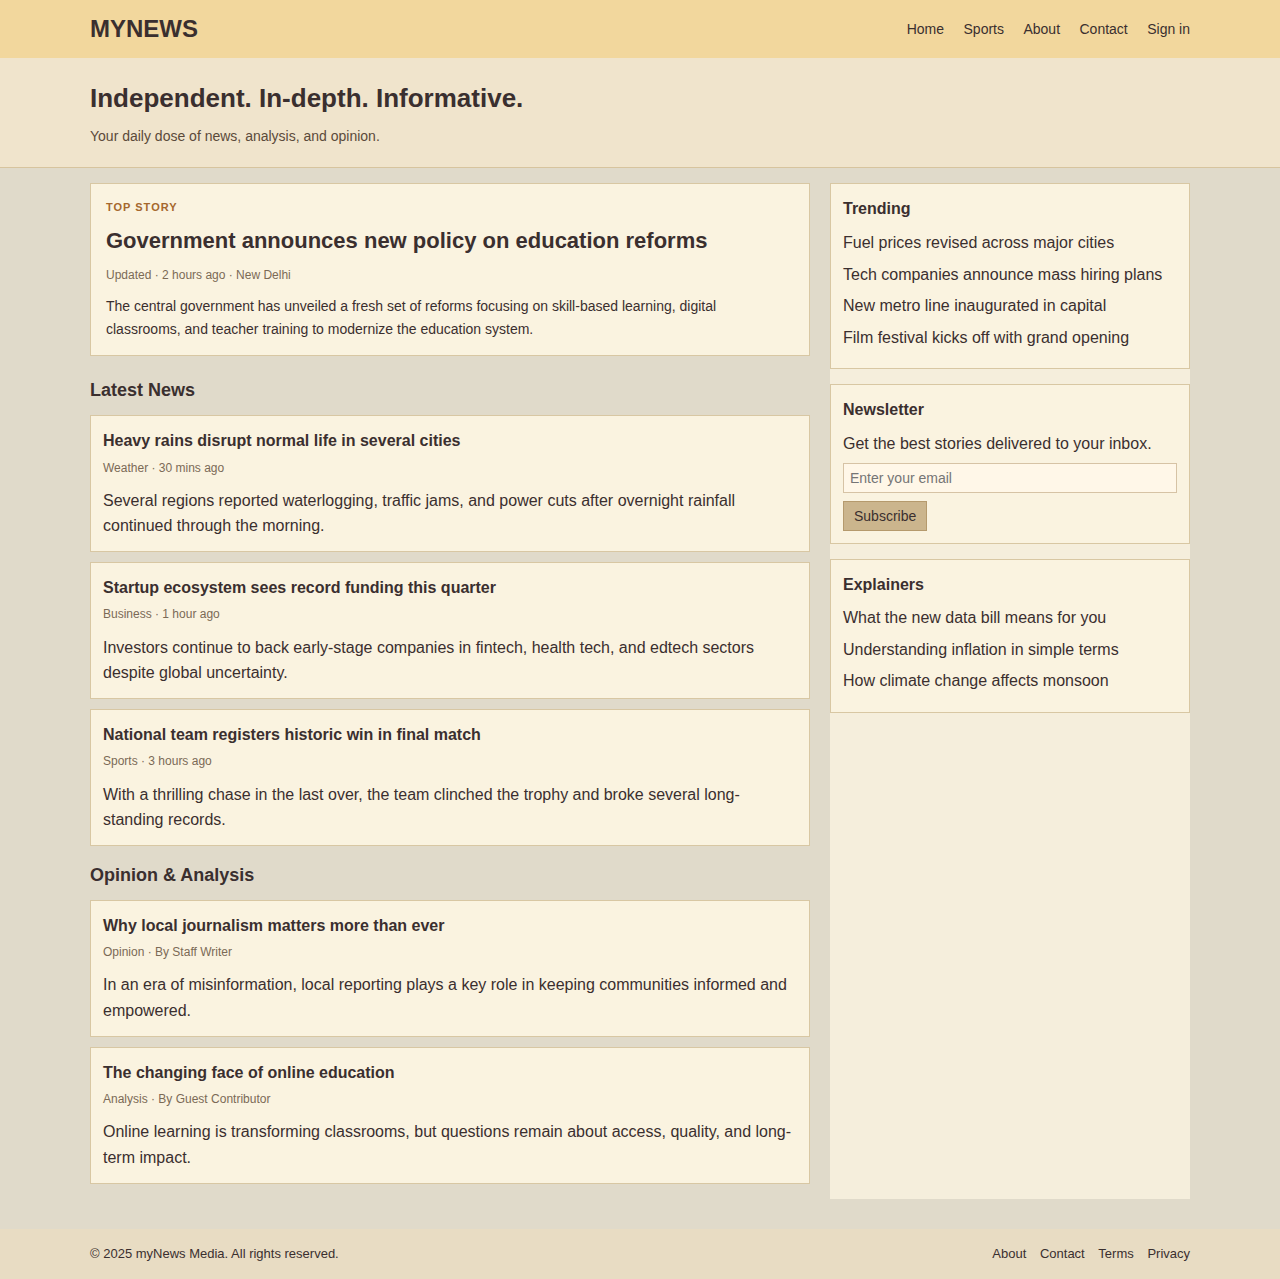
<file: index.html>
<!DOCTYPE html>
<html lang="en">
<head>
    <meta charset="UTF-8">
    <title>My News Portal</title>
    <link rel="stylesheet" href="styles.css">
</head>
<body>


    <div class="top-bar">
        <div class="container">
            <span class="logo">myNews</span>
            <nav class="top-nav">
                <a href="index.html">Home</a>
                <a href="sports.html">Sports</a>
                <a href="about.html">About</a>
                <a href="contact.html">Contact</a>
                <a href="#" id="signInLink">Sign in</a>
            </nav>
        </div>
    </div>


    <header class="header">
        <div class="container">
            <h1>Independent. In-depth. Informative.</h1>
            <p>Your daily dose of news, analysis, and opinion.</p>
        </div>
    </header>


    <main class="container main-layout">


        <section class="main-content">

            <a href="news.html?story=1" class="story-link">
                <article class="lead-story">
                    <p class="tag">TOP STORY</p>
                    <h2>Government announces new policy on education reforms</h2>
                    <p class="meta">Updated · 2 hours ago · New Delhi</p>
                    <p class="summary">
                        The central government has unveiled a fresh set of reforms focusing on skill-based 
                        learning, digital classrooms, and teacher training to modernize the education system.
                    </p>
                </article>
            </a>


            <h3 class="section-title">Latest News</h3>
            <div class="story-list">
                <a href="news.html?story=2" class="story-link">
                    <article class="story-card">
                        <h4>Heavy rains disrupt normal life in several cities</h4>
                        <p class="meta">Weather · 30 mins ago</p>
                        <p>
                            Several regions reported waterlogging, traffic jams, and power cuts after 
                            overnight rainfall continued through the morning.
                        </p>
                    </article>
                </a>

                <a href="news.html?story=3" class="story-link">
                    <article class="story-card">
                        <h4>Startup ecosystem sees record funding this quarter</h4>
                        <p class="meta">Business · 1 hour ago</p>
                        <p>
                            Investors continue to back early-stage companies in fintech, health tech, and 
                            edtech sectors despite global uncertainty.
                        </p>
                    </article>
                </a>

                <a href="news.html?story=4" class="story-link">
                    <article class="story-card">
                        <h4>National team registers historic win in final match</h4>
                        <p class="meta">Sports · 3 hours ago</p>
                        <p>
                            With a thrilling chase in the last over, the team clinched the trophy and broke 
                            several long-standing records.
                        </p>
                    </article>
                </a>
            </div>


            <h3 class="section-title">Opinion & Analysis</h3>
            <div class="story-list">
                <article class="story-card">
                    <h4>Why local journalism matters more than ever</h4>
                    <p class="meta">Opinion · By Staff Writer</p>
                    <p>
                        In an era of misinformation, local reporting plays a key role in keeping 
                        communities informed and empowered.
                    </p>
                </article>

                <article class="story-card">
                    <h4>The changing face of online education</h4>
                    <p class="meta">Analysis · By Guest Contributor</p>
                    <p>
                        Online learning is transforming classrooms, but questions remain about access, 
                        quality, and long-term impact.
                    </p>
                </article>
            </div>
        </section>


        <aside class="sidebar">

            <div class="sidebar-box">
                <h3>Trending</h3>
                <ul>
                    <li><a href="#">Fuel prices revised across major cities</a></li>
                    <li><a href="#">Tech companies announce mass hiring plans</a></li>
                    <li><a href="#">New metro line inaugurated in capital</a></li>
                    <li><a href="#">Film festival kicks off with grand opening</a></li>
                </ul>
            </div>


            <div class="sidebar-box">
                <h3>Newsletter</h3>
                <p>Get the best stories delivered to your inbox.</p>
                <form>
                    <input type="email" placeholder="Enter your email">
                    <button type="submit">Subscribe</button>
                </form>
            </div>


            <div class="sidebar-box">
                <h3>Explainers</h3>
                <ul>
                    <li><a href="#">What the new data bill means for you</a></li>
                    <li><a href="#">Understanding inflation in simple terms</a></li>
                    <li><a href="#">How climate change affects monsoon</a></li>
                </ul>
            </div>
        </aside>
    </main>


    <div id="signinOverlay" class="overlay hidden"></div>

    <div id="signinModal" class="signin-modal hidden">
        <div class="signin-header">
            <h2>Sign in</h2>
            <button id="closeSignin" class="close-btn">X</button>
        </div>

        <form id="signinForm">
            <label for="signinEmail">Email</label>
            <input type="email" id="signinEmail" placeholder="you@example.com">

            <label for="signinPassword">Password</label>
            <input type="password" id="signinPassword" placeholder="Enter password">

            <p id="signinError" class="error-message"></p>
            <p id="signinSuccess" class="success-message"></p>

            <button type="submit" class="signin-submit">Sign in</button>
        </form>
    </div>


    <footer class="footer">
        <div class="container footer-content">
            <p>© 2025 myNews Media. All rights reserved.</p>
            <nav class="footer-nav">
                <a href="about.html">About</a>
                <a href="contact.html">Contact</a>
                <a href="#">Terms</a>
                <a href="#">Privacy</a>
            </nav>
        </div>
    </footer>

    <script src="script.js"></script>
</body>
</html>
</file>
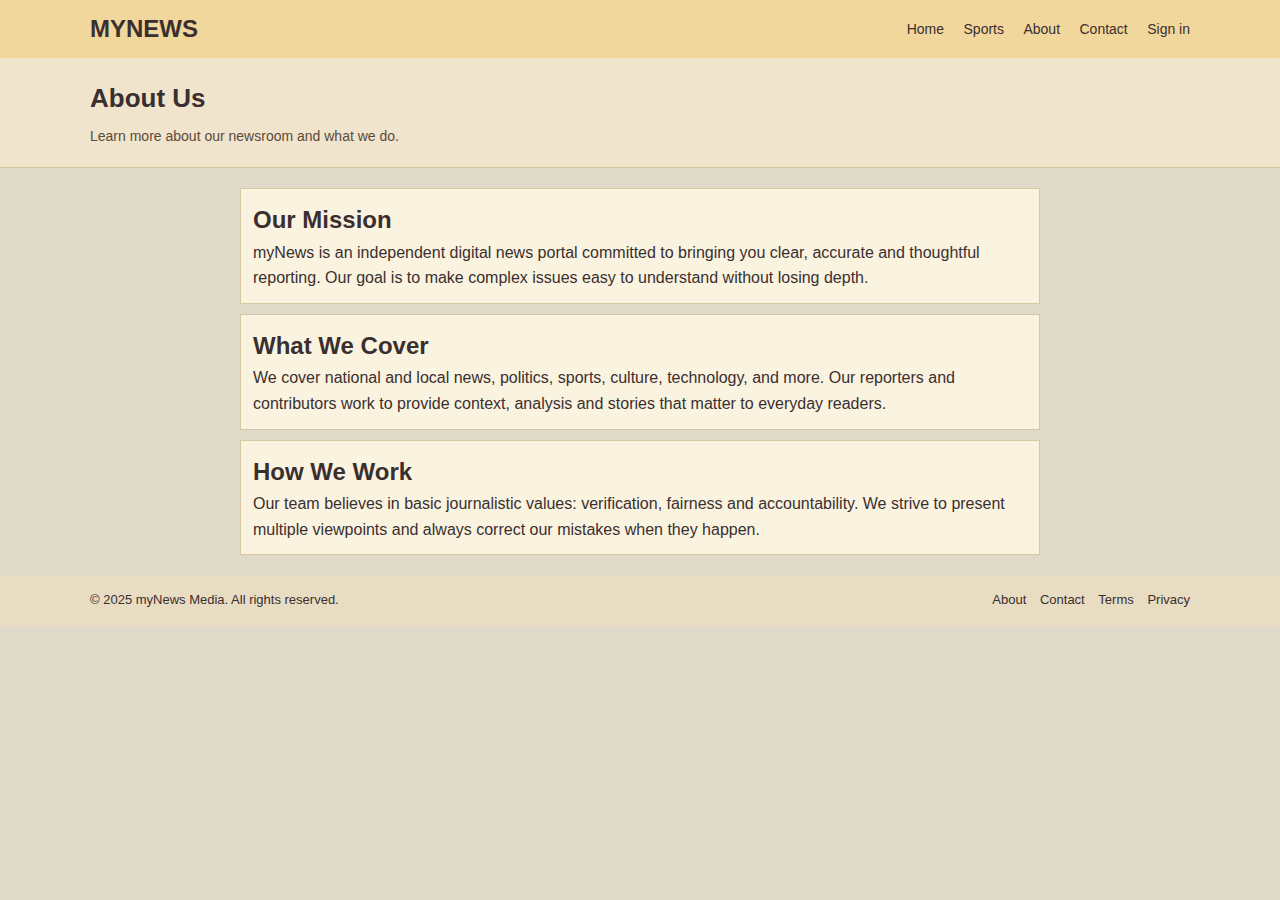
<file: about.html>
<!DOCTYPE html>
<html lang="en">
<head>
    <meta charset="UTF-8">
    <title>About | My News Portal</title>
    <link rel="stylesheet" href="styles.css">
</head>
<body>


    <div class="top-bar">
        <div class="container">
            <span class="logo">myNews</span>
            <nav class="top-nav">
                <a href="index.html">Home</a>
                <a href="sports.html">Sports</a>
                <a href="about.html">About</a>
                <a href="contact.html">Contact</a>
                <a href="#" id="signInLink">Sign in</a>
            </nav>
        </div>
    </div>


    <header class="header">
        <div class="container">
            <h1>About Us</h1>
            <p>Learn more about our newsroom and what we do.</p>
        </div>
    </header>

    <main class="container" style="max-width: 800px; margin: 20px auto;">
        <section class="main-content">
            <article class="story-card">
                <h2>Our Mission</h2>
                <p>
                    myNews is an independent digital news portal committed to bringing you
                    clear, accurate and thoughtful reporting. Our goal is to make complex
                    issues easy to understand without losing depth.
                </p>
            </article>

            <article class="story-card">
                <h2>What We Cover</h2>
                <p>
                    We cover national and local news, politics, sports, culture, technology,
                    and more. Our reporters and contributors work to provide context,
                    analysis and stories that matter to everyday readers.
                </p>
            </article>

            <article class="story-card">
                <h2>How We Work</h2>
                <p>
                    Our team believes in basic journalistic values: verification,
                    fairness and accountability. We strive to present multiple viewpoints
                    and always correct our mistakes when they happen.
                </p>
            </article>
        </section>
    </main>


    <div id="signinOverlay" class="overlay hidden"></div>

    <div id="signinModal" class="signin-modal hidden">
        <div class="signin-header">
            <h2>Sign in</h2>
            <button id="closeSignin" class="close-btn">X</button>
        </div>

        <form id="signinForm">
            <label for="signinEmail">Email</label>
            <input type="email" id="signinEmail" placeholder="you@example.com">

            <label for="signinPassword">Password</label>
            <input type="password" id="signinPassword" placeholder="Enter password">

            <p id="signinError" class="error-message"></p>
            <p id="signinSuccess" class="success-message"></p>

            <button type="submit" class="signin-submit">Sign in</button>
        </form>
    </div>


    <footer class="footer">
        <div class="container footer-content">
            <p>© 2025 myNews Media. All rights reserved.</p>
            <nav class="footer-nav">
                <a href="about.html">About</a>
                <a href="contact.html">Contact</a>
                <a href="#">Terms</a>
                <a href="#">Privacy</a>
            </nav>
        </div>
    </footer>

    <script src="script.js"></script>
</body>
</html>
</file>
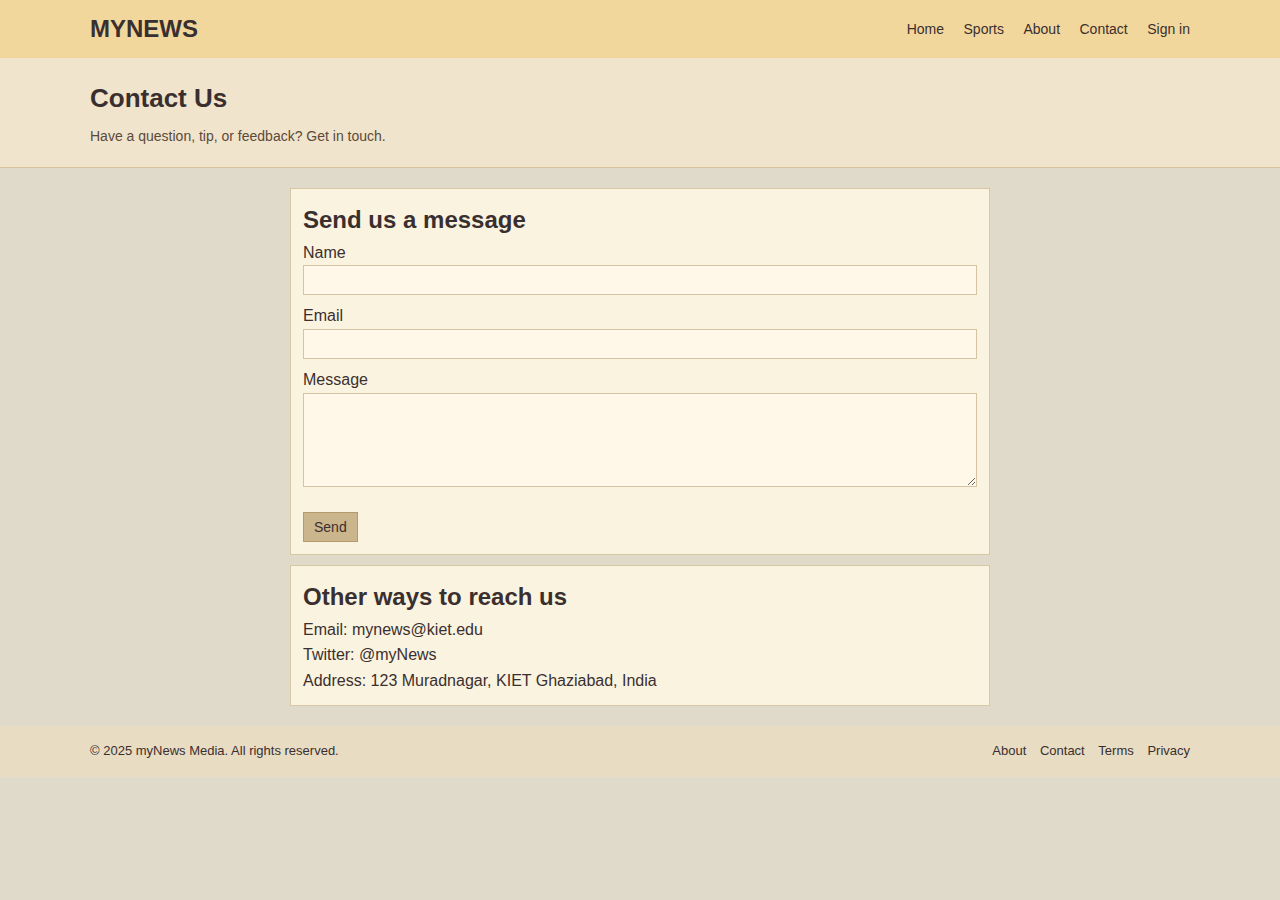
<file: contact.html>
<!DOCTYPE html>
<html lang="en">
<head>
    <meta charset="UTF-8">
    <title>Contact | My News Portal</title>
    <link rel="stylesheet" href="styles.css">
</head>
<body>


    <div class="top-bar">
        <div class="container">
            <span class="logo">myNews</span>
            <nav class="top-nav">
                <a href="index.html">Home</a>
                <a href="sports.html">Sports</a>
                <a href="about.html">About</a>
                <a href="contact.html">Contact</a>
                <a href="#" id="signInLink">Sign in</a>
            </nav>
        </div>
    </div>


    <header class="header">
        <div class="container">
            <h1>Contact Us</h1>
            <p>Have a question, tip, or feedback? Get in touch.</p>
        </div>
    </header>

    <main class="container" style="max-width: 700px; margin: 20px auto;">
        <section class="main-content">
            <article class="story-card">
                <h2>Send us a message</h2>
                <form>
                    <label for="name">Name</label>
                    <input type="text" id="name" name="name">

                    <label for="email">Email</label>
                    <input type="email" id="email" name="email">

                    <label for="message">Message</label>
                    <textarea id="message" name="message" rows="5"></textarea>

                    <button type="submit" class="signin-submit" style="margin-top:10px;">
                        Send
                    </button>
                </form>
            </article>

            <article class="story-card">
                <h2>Other ways to reach us</h2>
                <p>Email: mynews@kiet.edu</p>
                <p>Twitter: @myNews</p>
                <p>Address: 123 Muradnagar, KIET Ghaziabad, India</p>
            </article>
        </section>
    </main>


    <div id="signinOverlay" class="overlay hidden"></div>

    <div id="signinModal" class="signin-modal hidden">
        <div class="signin-header">
            <h2>Sign in</h2>
            <button id="closeSignin" class="close-btn">X</button>
        </div>

        <form id="signinForm">
            <label for="signinEmail">Email</label>
            <input type="email" id="signinEmail" placeholder="you@example.com">

            <label for="signinPassword">Password</label>
            <input type="password" id="signinPassword" placeholder="Enter password">

            <p id="signinError" class="error-message"></p>
            <p id="signinSuccess" class="success-message"></p>

            <button type="submit" class="signin-submit">Sign in</button>
        </form>
    </div>


    <footer class="footer">
        <div class="container footer-content">
            <p>© 2025 myNews Media. All rights reserved.</p>
            <nav class="footer-nav">
                <a href="about.html">About</a>
                <a href="contact.html">Contact</a>
                <a href="#">Terms</a>
                <a href="#">Privacy</a>
            </nav>
        </div>
    </footer>

    <script src="script.js"></script>
</body>
</html>
</file>
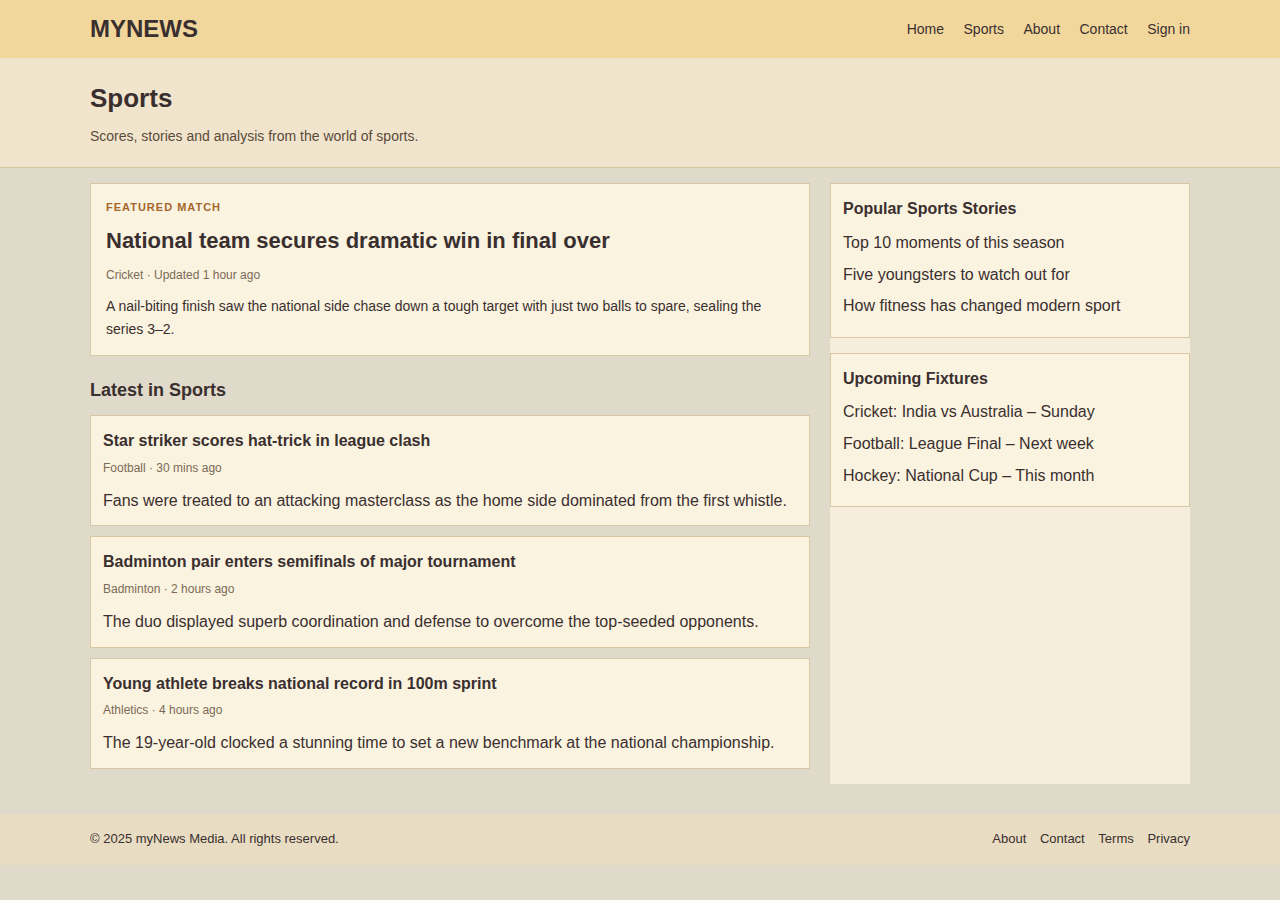
<file: sports.html>
<!DOCTYPE html>
<html lang="en">
<head>
    <meta charset="UTF-8">
    <title>Sports | My News Portal</title>
    <link rel="stylesheet" href="styles.css">
</head>
<body>


    <div class="top-bar">
        <div class="container">
            <span class="logo">myNews</span>
            <nav class="top-nav">
                <a href="index.html">Home</a>
                <a href="sports.html">Sports</a>
                <a href="about.html">About</a>
                <a href="contact.html">Contact</a>
                <a href="#" id="signInLink">Sign in</a>
            </nav>
        </div>
    </div>


    <header class="header">
        <div class="container">
            <h1>Sports</h1>
            <p>Scores, stories and analysis from the world of sports.</p>
        </div>
    </header>


    <main class="container main-layout">

        <section class="main-content">
            <a href="news.html?story=4" class="story-link">
                <article class="lead-story">
                    <p class="tag">FEATURED MATCH</p>
                    <h2>National team secures dramatic win in final over</h2>
                    <p class="meta">Cricket · Updated 1 hour ago</p>
                    <p class="summary">
                        A nail-biting finish saw the national side chase down a tough target
                        with just two balls to spare, sealing the series 3–2.
                    </p>
                </article>
            </a>

            <h3 class="section-title">Latest in Sports</h3>
            <div class="story-list">
                <a href="news.html?story=5" class="story-link">
                    <article class="story-card">
                        <h4>Star striker scores hat-trick in league clash</h4>
                        <p class="meta">Football · 30 mins ago</p>
                        <p>Fans were treated to an attacking masterclass as the home side
                           dominated from the first whistle.</p>
                    </article>
                </a>

                <a href="news.html?story=6" class="story-link">
                    <article class="story-card">
                        <h4>Badminton pair enters semifinals of major tournament</h4>
                        <p class="meta">Badminton · 2 hours ago</p>
                        <p>The duo displayed superb coordination and defense to overcome
                           the top-seeded opponents.</p>
                    </article>
                </a>

                <a href="news.html?story=7" class="story-link">
                    <article class="story-card">
                        <h4>Young athlete breaks national record in 100m sprint</h4>
                        <p class="meta">Athletics · 4 hours ago</p>
                        <p>The 19-year-old clocked a stunning time to set a new benchmark
                           at the national championship.</p>
                    </article>
                </a>
            </div>
        </section>


        <aside class="sidebar">
            <div class="sidebar-box">
                <h3>Popular Sports Stories</h3>
                <ul>
                    <li><a href="#">Top 10 moments of this season</a></li>
                    <li><a href="#">Five youngsters to watch out for</a></li>
                    <li><a href="#">How fitness has changed modern sport</a></li>
                </ul>
            </div>

            <div class="sidebar-box">
                <h3>Upcoming Fixtures</h3>
                <ul>
                    <li>Cricket: India vs Australia – Sunday</li>
                    <li>Football: League Final – Next week</li>
                    <li>Hockey: National Cup – This month</li>
                </ul>
            </div>
        </aside>
    </main>


    <div id="signinOverlay" class="overlay hidden"></div>

    <div id="signinModal" class="signin-modal hidden">
        <div class="signin-header">
            <h2>Sign in</h2>
            <button id="closeSignin" class="close-btn">X</button>
        </div>

        <form id="signinForm">
            <label for="signinEmail">Email</label>
            <input type="email" id="signinEmail" placeholder="you@example.com">

            <label for="signinPassword">Password</label>
            <input type="password" id="signinPassword" placeholder="Enter password">

            <p id="signinError" class="error-message"></p>
            <p id="signinSuccess" class="success-message"></p>

            <button type="submit" class="signin-submit">Sign in</button>
        </form>
    </div>


    <footer class="footer">
        <div class="container footer-content">
            <p>© 2025 myNews Media. All rights reserved.</p>
            <nav class="footer-nav">
                <a href="about.html">About</a>
                <a href="contact.html">Contact</a>
                <a href="#">Terms</a>
                <a href="#">Privacy</a>
            </nav>
        </div>
    </footer>

    <script src="script.js"></script>
</body>
</html>
</file>
<file: styles.css>
* {
    margin: 0;
    padding: 0;
    box-sizing: border-box;
}


body {
    font-family: Arial, Helvetica, sans-serif;
    background-color: #e0daca; 
    color: #3a2f2f; 
    line-height: 1.6;
}

a {
    text-decoration: none;
    color: #3a2f2f;
}

a:hover {
    text-decoration: underline;
}

.container {
    width: 90%;
    max-width: 1100px;
    margin: 0 auto;
}


.story-link {
    display: block;
}


.top-bar {
    background-color: #f2d79d;
    color: #3a2f2f;
    padding: 10px 0;
}

.top-bar .container {
    display: flex;
    justify-content: space-between;
    align-items: center;
}

.logo {
    font-weight: bold;
    font-size: 24px;
    text-transform: uppercase;
    color: #3a2f2f;
}

.top-nav a {
    margin-left: 15px;
    font-size: 14px;
    color: #3a2f2f;
}


.header {
    background-color: #F0E4CC; 
    border-bottom: 1px solid #d7c49e;
    padding: 20px 0;
    margin-bottom: 15px;
}

.header h1 {
    font-size: 26px;
    margin-bottom: 5px;
}

.header p {
    font-size: 14px;
    color: #5b4a3a;
}


.main-layout {
    display: flex;
    gap: 20px;
    margin-bottom: 30px;
}

.main-content {
    flex: 2;
}

.sidebar {
    flex: 1;
    background-color: #F5EEDC;
}


.lead-story {
    background-color: #FAF3E0;
    padding: 15px;
    border: 1px solid #d8c7a3;
    margin-bottom: 20px;
}

.lead-story .tag {
    font-size: 11px;
    letter-spacing: 1px;
    color: #a5672d;
    font-weight: bold;
    margin-bottom: 6px;
}

.lead-story h2 {
    font-size: 22px;
    margin-bottom: 8px;
}

.meta {
    font-size: 12px;
    color: #7b6a56;
    margin-bottom: 10px;
}

.summary {
    font-size: 14px;
}


.section-title {
    font-size: 18px;
    margin: 15px 0 10px;
}

.story-list {
    margin-bottom: 15px;
}

.story-card {
    background-color: #FAF3E0; 
    padding: 12px;
    border: 1px solid #d8c7a3;
    margin-bottom: 10px;
}

.story-card h4 {
    font-size: 16px;
    margin-bottom: 5px;
}


.sidebar-box {
    background-color: #FAF3E0;
    border: 1px solid #d8c7a3;
    padding: 12px;
    margin-bottom: 15px;
}

.sidebar-box h3 {
    font-size: 16px;
    margin-bottom: 8px;
}

.sidebar-box ul {
    list-style-type: none;
}

.sidebar-box li {
    margin-bottom: 6px;
}

.sidebar-box form {
    margin-top: 6px;
}


input[type="text"],
input[type="email"],
input[type="password"],
textarea {
    width: 100%;
    padding: 6px;
    margin-bottom: 8px;
    border: 1px solid #d6c3a5;
    background-color: #FFF7E8; 
    font-size: 14px;
    font-family: inherit;
}

textarea {
    resize: vertical;
}

button {
    cursor: pointer;
}

.sidebar-box button,
.signin-submit {
    padding: 6px 10px;
    border: 1px solid #b59a6d;
    background-color: #CBB58D;
    color: #3a2f2f;
    font-size: 14px;
}

.sidebar-box button:hover,
.signin-submit:hover {
    background-color: #bfa67f;
}


.footer {
    background-color: #E8DCC3;
    color: #3a2f2f;
    padding: 15px 0;
    font-size: 13px;
    margin-top: 20px;
}

.footer-content {
    display: flex;
    justify-content: space-between;
    align-items: center;
}

.footer-nav a {
    margin-left: 10px;
    color: #3a2f2f;
}


.hidden {
    display: none;
}

.overlay {
    position: fixed;
    top: 0;
    left: 0; 
    right: 0;
    bottom: 0;
    background-color: rgba(200, 180, 150, 0.6);
}

.signin-modal {
    position: fixed;
    top: 50%;
    left: 50%;
    width: 300px;
    background-color: #FAF3E0;
    border: 1px solid #d8c7a3;
    padding: 15px;
    transform: translate(-50%, -50%);
    box-shadow: 0 0 10px rgba(90, 70, 50, 0.3);
    font-size: 14px;
}

.signin-header {
    display: flex;
    justify-content: space-between;
    align-items: center;
    margin-bottom: 10px;
}

.close-btn {
    border: none;
    background-color: transparent;
    cursor: pointer;
    font-size: 14px;
    color: #3a2f2f;
}

#signinForm {
    display: flex;
    flex-direction: column;
    gap: 6px;
}

#signinForm label {
    font-size: 13px;
}

.error-message {
    color: red;
    font-size: 12px;
    min-height: 16px;
}

.success-message {
    color: green;
    font-size: 12px;
    min-height: 16px;
}


.full-news-image {
    width: 100%;
    border-radius: 8px;
    margin-bottom: 15px;
}


@media (max-width: 768px) {
    .top-bar .container,
    .footer-content {
        flex-direction: column;
        align-items: flex-start;
        gap: 8px;
    }

    .main-layout {
        flex-direction: column;
    }

    .top-nav a {
        margin-left: 0;
        margin-right: 10px;
    }
}
</file>
